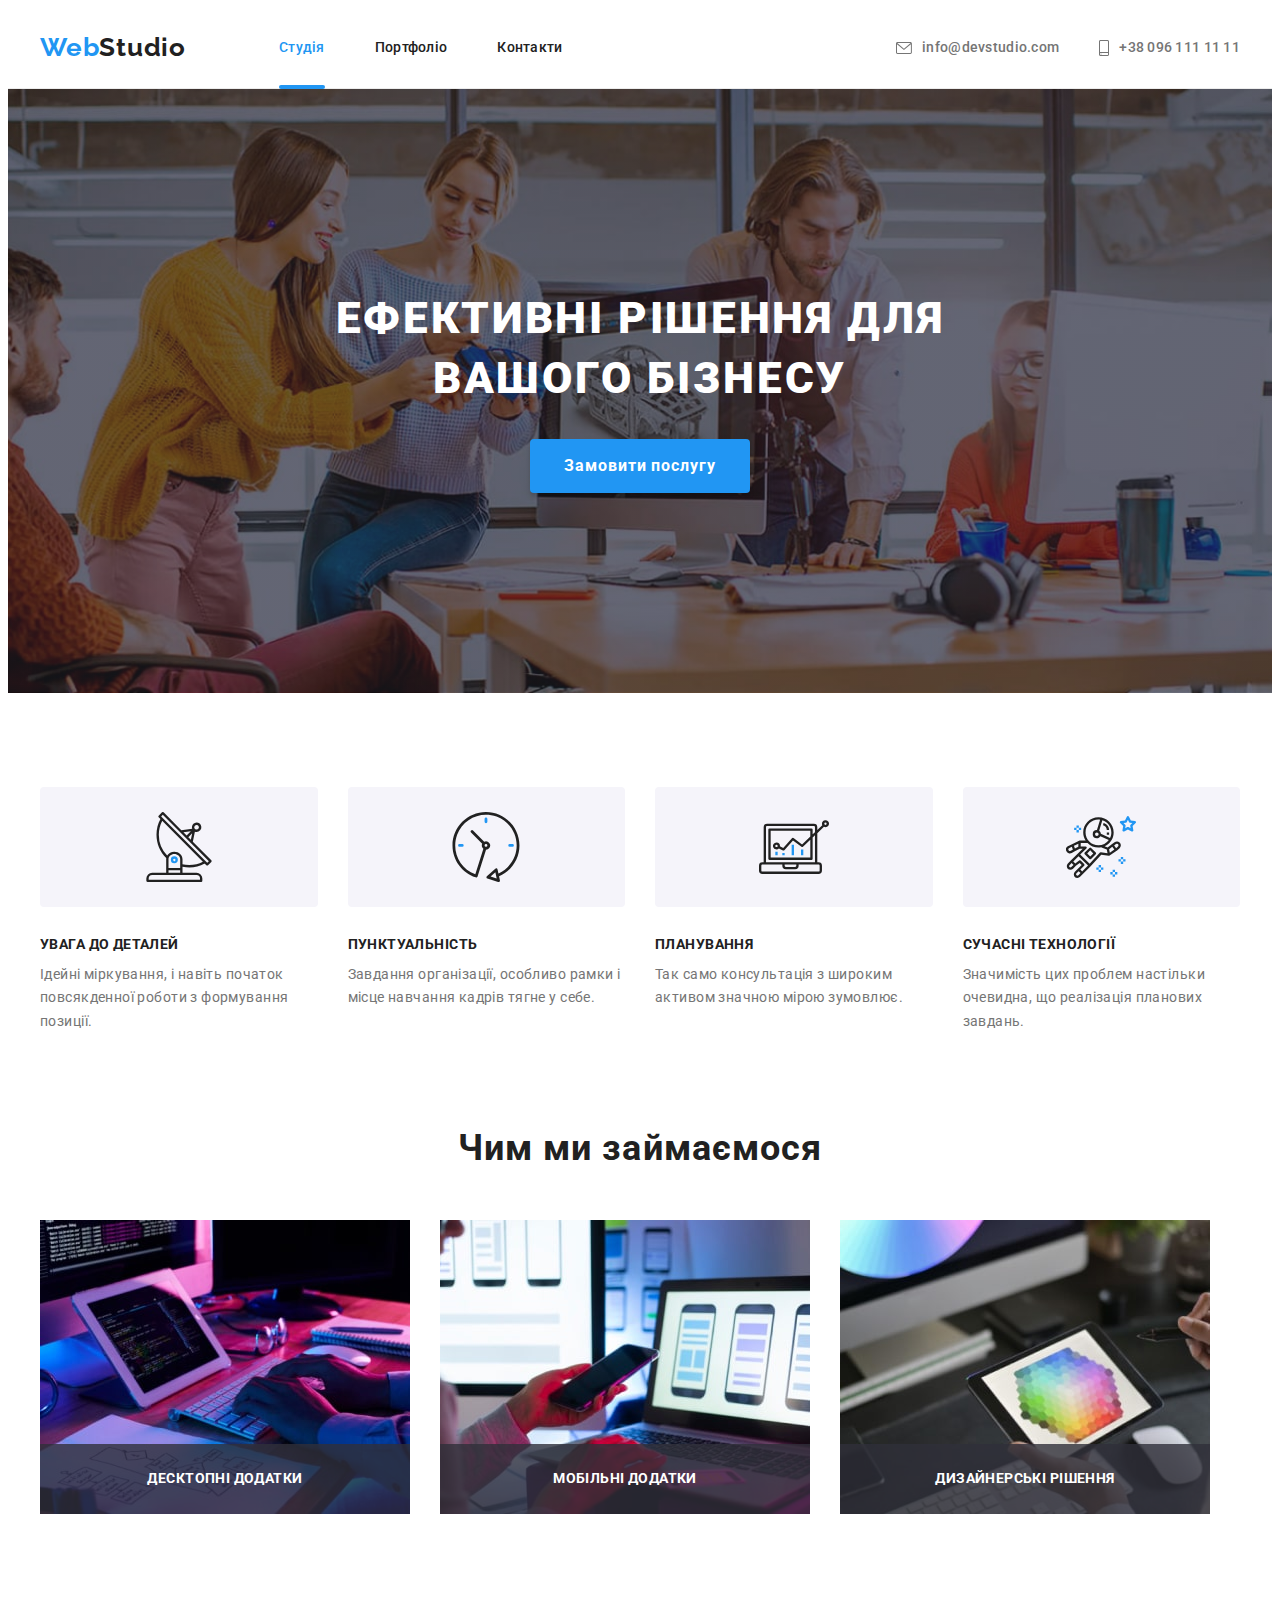
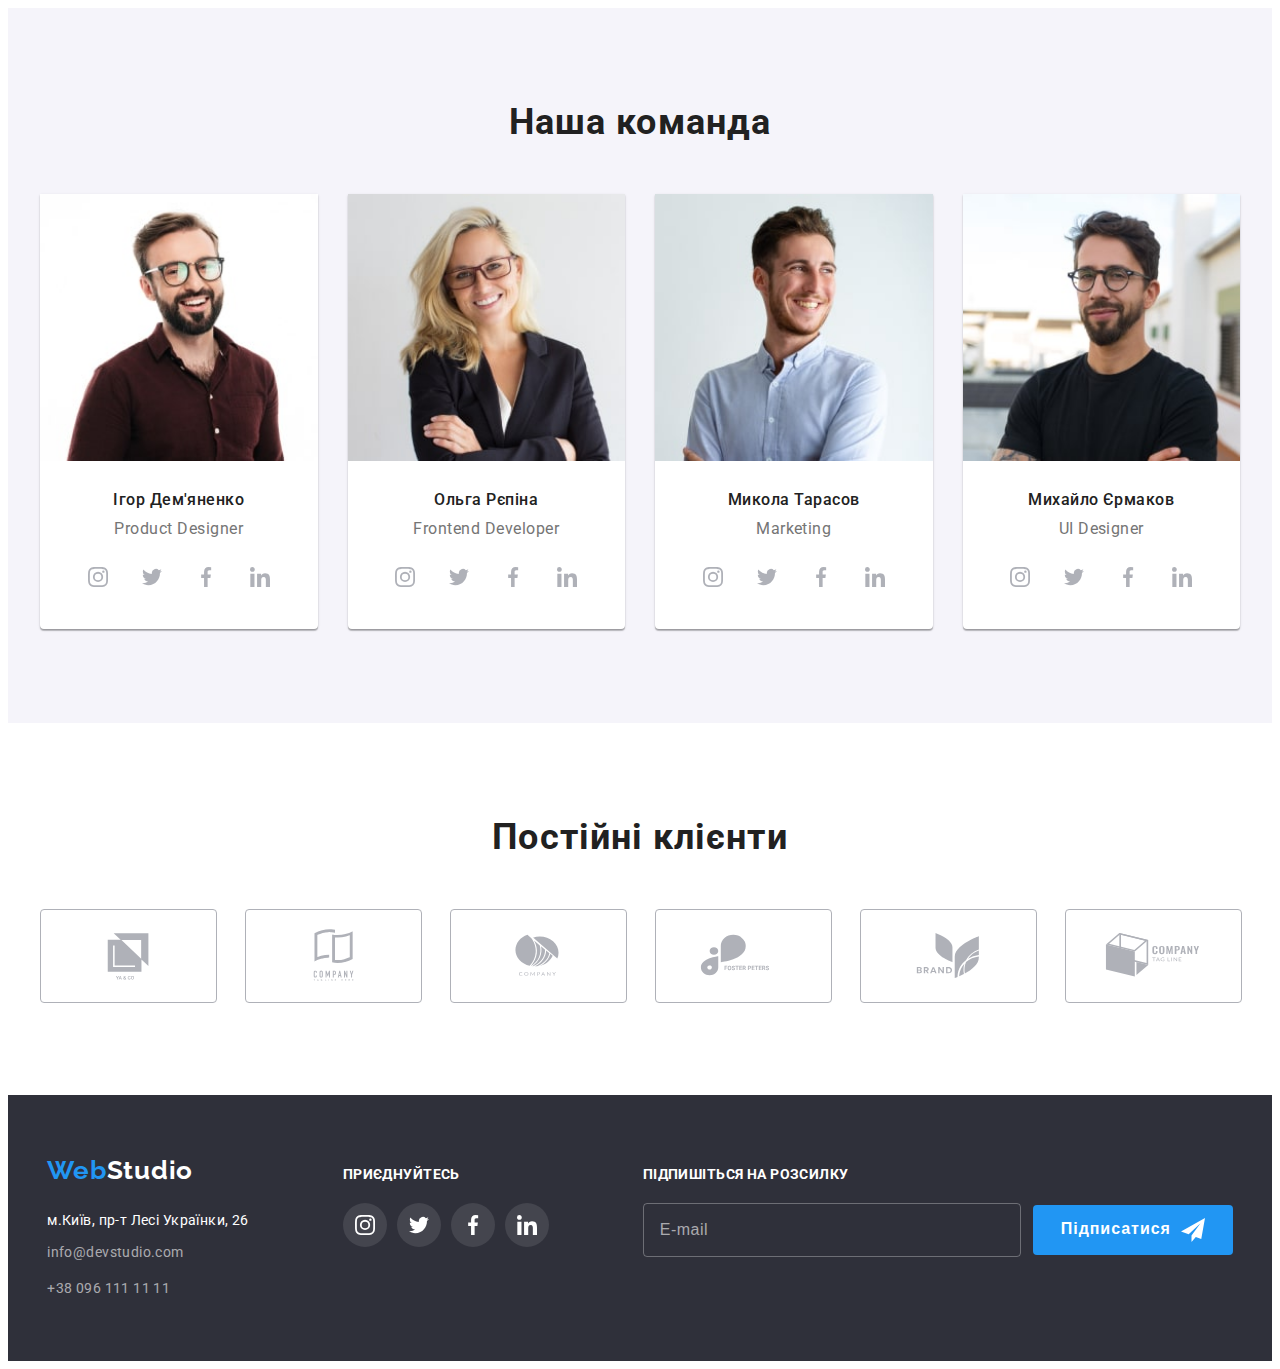
<file: index.html>
<!DOCTYPE html>
<html lang="uk">
  <head>
    <meta charset="UTF-8" />
    <meta http-equiv="X-UA-Compatible" content="IE=edge" />
    <meta name="viewport" content="width=device-width, initial-scale=1.0" />
    <title>studio</title>
    <link rel="preconnect" href="https://fonts.googleapis.com" />
    <link rel="preconnect" href="https://fonts.gstatic.com" crossorigin />
    <link
      href="https://fonts.googleapis.com/css2?family=Raleway:wght@700&family=Roboto:wght@400;500;700;900&display=swap"
      rel="stylesheet"
    />
    <link
      rel="stylesheet"
      href="https://cdnjs.cloudflare.com/ajax/libs/modern-normalize/1.1.0/modern-normalize.min.css"
      integrity="sha512-wpPYUAdjBVSE4KJnH1VR1HeZfpl1ub8YT/NKx4PuQ5NmX2tKuGu6U/JRp5y+Y8XG2tV+wKQpNHVUX03MfMFn9Q=="
      crossorigin="anonymous"
      referrerpolicy="no-referrer"
    />

    <link rel="stylesheet" href="./css/main.min.css" />
  </head>
  <body>
    <header class="heder">
      <!-- головна навігація -->
      <div class="container heder__container">
        <nav class="navigation">
          <a href="./index.html" class="navigation__title"
            ><span class="logo">Web</span>Studio</a
          >
          <ul class="menu list">
            <li class="menu__item">
              <a href="./index.html" class="menu__link current">Студія</a>
            </li>
            <li class="menu__item">
              <a href="./portfolio.html" class="menu__link">Портфоліо</a>
            </li>
            <li class="menu__item">
              <a href="" class="menu__link">Контакти</a>
            </li>
          </ul>
        </nav>
        <ul class="connect header__connect list">
          <li>
            <a href="mailto:info@devstudio.com" class="connect__link mail">
              <svg class="icon__mail">
                <use href="./images/icons.svg#envelope-hover-1"></use>
              </svg>
              info@devstudio.com
            </a>
          </li>
          <li>
            <a href="tel:+380961111111" class="connect__link tell">
              <svg class="icon__tell" width="10" height="16">
                <use href="./images/icons.svg#smartphone"></use>
              </svg>
              +38 096 111 11 11
            </a>
          </li>
        </ul>
        <button type="button" class="menu__open" data-menu-open>
          <svg class="icon-menu" width="24" height="16">
            <use href="./images/icons.svg#icon-mob-menu"></use>
          </svg>
        </button>
      </div>
      <div class="mob-menu is-hidden" data-menu>
        <div class="mob-menu__container">
          <div class="mob-menu__top">
            <button type="button" class="menu__close" data-menu-close>
              <svg class="icon-close-menu" width="18.67" height="18.67">
                <use href="./images/icons.svg#icon-close-mob-menu"></use>
              </svg>
            </button>

            <ul class="mob-menu__list list">
              <li class="mob-menu__item">
                <a href="./index.html" class="mob-menu__link current">Студія</a>
              </li>
              <li class="mob-menu__item">
                <a href="./portfolio.html" class="mob-menu__link">Портфоліо</a>
              </li>
              <li class="mob-menu__item">
                <a href="" class="mob-menu__link">Контакти</a>
              </li>
            </ul>
          </div>
          <div class="mob-menu__bottom">
            <ul class="mob-connect list">
              <li class="mob-connect__items">
                <a href="tel:+380961111111" class="mob-connect__tell">
                  +38 096 111 11 11
                </a>
              </li>
              <li>
                <a href="mailto:info@devstudio.com" class="mob-connect__mail">
                  info@devstudio.com
                </a>
              </li>
            </ul>
            <ul class="mob-soc__list list">
              <li class="mob-soc__items">
                <a
                  href=""
                  class="mob-soc__link link"
                  target="_blank"
                  rel="noopener"
                >
                  Instagram
                </a>
              </li>
              <li class="mob-soc__items">
                <a
                  href=""
                  class="mob-soc__link link"
                  target="_blank"
                  rel="noopener"
                >
                  Twitter
                </a>
              </li>
              <li class="mob-soc__items">
                <a
                  href=""
                  class="mob-soc__link link"
                  target="_blank"
                  rel="noopener"
                >
                  Facebook
                </a>
              </li>
              <li class="mob-soc__items">
                <a
                  href=""
                  class="mob-soc__link link"
                  target="_blank"
                  rel="noopener"
                >
                  LinkedIn
                </a>
              </li>
            </ul>
          </div>
        </div>
      </div>
    </header>
    <main>
      <!-- секція герой -->
      <section class="hero">
        <div class="container hero__container">
          <h1 class="hero__title">Ефективні рішення для вашого бізнесу</h1>
          <button
            type="button"
            name="Замовити послугу"
            class="hero__button"
            data-modal-open
          >
            Замовити послугу
          </button>
        </div>
      </section>
      <!-- секція особливості -->
      <section class="section features">
        <div class="container features__container">
          <h2 class="visually-hidden">Особливості</h2>
          <ul class="list features__list">
            <li class="features__item">
              <div class="wrapper features__wrapper">
                <svg class="features__icon" width="70" height="70">
                  <use href="./images/icons.svg#antenna-1"></use>
                </svg>
              </div>
              <h3 class="section-subtitle features__title">УВАГА ДО ДЕТАЛЕЙ</h3>
              <p class="features__text">
                Ідейні міркування, і навіть початок повсякденної роботи з
                формування позиції.
              </p>
            </li>
            <li class="features__item">
              <div class="wrapper features__wrapper">
                <svg class="features__icon" width="70" height="70">
                  <use href="./images/icons.svg#clock-1"></use>
                </svg>
              </div>
              <h3 class="section-subtitle features__title">ПУНКТУАЛЬНІСТЬ</h3>
              <p class="features__text">
                Завдання організації, особливо рамки і місце навчання кадрів
                тягне у себе.
              </p>
            </li>
            <li class="features__item">
              <div class="wrapper features__wrapper">
                <svg class="features__icon" width="70" height="70">
                  <use href="./images/icons.svg#diagram-1"></use>
                </svg>
              </div>
              <h3 class="section-subtitle features__title">ПЛАНУВАННЯ</h3>
              <p class="features__text">
                Так само консультація з широким активом значною мірою зумовлює.
              </p>
            </li>
            <li class="features__item">
              <div class="wrapper features__wrapper">
                <svg class="features__icon" width="70" height="70">
                  <use href="./images/icons.svg#astronaut-1"></use>
                </svg>
              </div>
              <h3 class="section-subtitle features__title">
                СУЧАСНІ ТЕХНОЛОГІЇ
              </h3>
              <p class="features__text">
                Значимість цих проблем настільки очевидна, що реалізація
                планових завдань.
              </p>
            </li>
          </ul>
        </div>
      </section>
      <!-- секція чим займаємось -->
      <section class="section picture">
        <div class="container">
          <h2 class="section-title picture__title">Чим ми займаємося</h2>
          <ul class="list picture-list">
            <li>
              <div class="picture-list__item">
                <picture>
                  <!-- desktop -->
                  <source
                    srcset="
                      ./images/desc_img/desktop-app_desk.jpg    1x,
                      ./images/desc_img/desktop-app_desk_2x.jpg 2x
                    "
                    media="(min-width: 1200px)"
                  />
                  <img
                    src="./images/desc_img/desktop-app_desk.jpg"
                    alt="десктопні додатки"
                    width="370"
                    height="294"
                  />
                </picture>
                <p class="picture-list__text">Десктопні додатки</p>
              </div>
            </li>
            <li>
              <div class="picture-list__item">
                <picture>
                  <!-- desktop -->
                  <source
                    srcset="
                      ./images/desc_img/mobile-app_desk.jpg    1x,
                      ./images/desc_img/mobile-app_desk_2x.jpg 2x
                    "
                    media="(min-width: 1200px)"
                  />
                <img
                  src="./images/desc_img/mobile-app_desk.jpg"
                  alt="мобільні додатки"
                  width="370"
                  height="294"
                />
                </picture>
                <p class="picture-list__text">Мобільні додатки</p>
              </div>
            </li>
            <li>
              <div class="picture-list__item">
                <picture>
                  <!-- desktop -->
                  <source
                    srcset="
                      ./images/desc_img/design_desk.jpg    1x,
                      ./images/desc_img/design_desk_2x.jpg 2x
                    "
                    media="(min-width: 1200px)"
                  />
                <img
                  src="./images/desc_img/design_desk.jpg"
                  alt="дизайнерські рішення"
                  width="370"
                  height="294"
                />
                </picture>
                <p class="picture-list__text">Дизайнерські рішення</p>
              </div>
            </li>
          </ul>
        </div>
      </section>
      <!-- секція наша команда -->
      <section class="section people-list">
        <div class="container">
          <h2 class="section-title people-list__title">Наша команда</h2>
          <ul class="list people__items">
            <li class="people__card">
              <picture>
                <!-- desktop -->
                <source
                  srcset="
                    ./images/desc_img/igor_desk.jpg    1x,
                    ./images/desc_img/igor_desk_2x.jpg 2x
                  "
                  media="(min-width: 1200px)"
                />
                <!-- tablet -->
                <source
                  srcset="
                    ./images/tab_img/igor_tab.jpg    1x,
                    ./images/tab_img/igor_tab_2x.jpg 2x
                  "
                  media="(min-width: 768px)"
                />
                <!-- mobile -->
                <source
                  srcset="
                    ./images/mob_img/igor_mob.jpg    1x,
                    ./images/mob_img/igor_mob_2x.jpg 2x
                  "
                  media="(min-width: 320px)"
                />
                <img
                  src="./images/desc_img/igor_desk.jpg"
                  alt="Ігор"
                  width="450"
                  height="260"
                />
              </picture>

              <div class="people__wrap">
                <h3 class="people__name">Ігор Дем'яненко</h3>
                <p class="people__subtitle">Product Designer</p>
                <ul class="soc-list list">
                  <li class="soc-list__items">
                    <a
                      href=""
                      class="soc-list__link link"
                      target="_blank"
                      rel="noopener"
                    >
                      <svg class="soc-list__icon" width="20" height="20">
                        <use href="./images/icons.svg#instagram-2"></use>
                      </svg>
                    </a>
                  </li>
                  <li class="soc-list__items">
                    <a
                      href=""
                      class="soc-list__link link"
                      target="_blank"
                      rel="noopener"
                    >
                      <svg class="soc-list__icon" width="20" height="20">
                        <use href="./images/icons.svg#twitter-1"></use>
                      </svg>
                    </a>
                  </li>
                  <li class="soc-list__items">
                    <a
                      href=""
                      class="soc-list__link link"
                      target="_blank"
                      rel="noopener"
                    >
                      <svg class="soc-list__icon" width="20" height="20">
                        <use href="./images/icons.svg#facebook-1"></use>
                      </svg>
                    </a>
                  </li>
                  <li class="soc-list__items">
                    <a
                      href=""
                      class="soc-list__link link"
                      target="_blank"
                      rel="noopener"
                    >
                      <svg class="soc-list__icon" width="20" height="20">
                        <use href="./images/icons.svg#linkedin-1"></use>
                      </svg>
                    </a>
                  </li>
                </ul>
              </div>
            </li>
            <li class="people__card">
              <picture>
                <!-- desktop -->
                <source
                  srcset="
                    ./images/desc_img/olga_desk.jpg    1x,
                    ./images/desc_img/olga_desk_2x.jpg 2x
                  "
                  media="(min-width: 1200px)"
                />
                <!-- tablet -->
                <source
                  srcset="
                    ./images/tab_img/olga_tab.jpg    1x,
                    ./images/tab_img/olga_tab_2x.jpg 2x
                  "
                  media="(min-width: 768px)"
                />
                <!-- mobile -->
                <source
                  srcset="
                    ./images/mob_img/olga_mob.jpg    1x,
                    ./images/mob_img/olga_mob_2x.jpg 2x
                  "
                  media="(min-width: 320px)"
                />
                <img
                  src="./images/desc_img/olga_desk.jpg"
                  alt="Ольга Рєпіна"
                  width="450"
                  height="260"
                />
              </picture>
              <div class="people__wrap">
                <h3 class="people__name">Ольга Рєпіна</h3>
                <p class="people__subtitle">Frontend Developer</p>
                <ul class="soc-list list">
                  <li class="soc-list__items">
                    <a
                      href=""
                      class="soc-list__link link"
                      target="_blank"
                      rel="noopener"
                    >
                      <svg class="soc-list__icon" width="20" height="20">
                        <use href="./images/icons.svg#instagram-2"></use>
                      </svg>
                    </a>
                  </li>
                  <li class="soc-list__items">
                    <a
                      href=""
                      class="soc-list__link link"
                      target="_blank"
                      rel="noopener"
                    >
                      <svg class="soc-list__icon" width="20" height="20">
                        <use href="./images/icons.svg#twitter-1"></use>
                      </svg>
                    </a>
                  </li>
                  <li class="soc-list__items">
                    <a
                      href=""
                      class="soc-list__link link"
                      target="_blank"
                      rel="noopener"
                    >
                      <svg class="soc-list__icon" width="20" height="20">
                        <use href="./images/icons.svg#facebook-1"></use>
                      </svg>
                    </a>
                  </li>
                  <li class="soc-list__items">
                    <a
                      href=""
                      class="soc-list__link link"
                      target="_blank"
                      rel="noopener"
                    >
                      <svg class="soc-list__icon" width="20" height="20">
                        <use href="./images/icons.svg#linkedin-1"></use>
                      </svg>
                    </a>
                  </li>
                </ul>
              </div>
            </li>
            <li class="people__card">
              <picture>
                <!-- desktop -->
                <source
                  srcset="
                    ./images/desc_img/nicholay_desk.jpg    1x,
                    ./images/desc_img/nicholay_desk_2x.jpg 2x
                  "
                  media="(min-width: 1200px)"
                />
                <!-- tablet -->
                <source
                  srcset="
                    ./images/tab_img/nicholay_tab.jpg    1x,
                    ./images/tab_img/nicholay_tab_2x.jpg 2x
                  "
                  media="(min-width: 768px)"
                />
                <!-- mobile -->
                <source
                  srcset="
                    ./images/mob_img/nicholay_mob.jpg    1x,
                    ./images/mob_img/nicholay_mob_2x.jpg 2x
                  "
                  media="(min-width: 320px)"
                />
                <img
                  src="./images/desc_img/nicholay_desk.jpg"
                  alt="Микола Тарасов"
                  width="450"
                  height="260"
                />
              </picture>
              <div class="people__wrap">
                <h3 class="people__name">Микола Тарасов</h3>
                <p class="people__subtitle">Marketing</p>
                <ul class="soc-list list">
                  <li class="soc-list__items">
                    <a
                      href=""
                      class="soc-list__link link"
                      target="_blank"
                      rel="noopener"
                    >
                      <svg class="soc-list__icon" width="20" height="20">
                        <use href="./images/icons.svg#instagram-2"></use>
                      </svg>
                    </a>
                  </li>
                  <li class="soc-list__items">
                    <a
                      href=""
                      class="soc-list__link link"
                      target="_blank"
                      rel="noopener"
                    >
                      <svg class="soc-list__icon" width="20" height="20">
                        <use href="./images/icons.svg#twitter-1"></use>
                      </svg>
                    </a>
                  </li>
                  <li class="soc-list__items">
                    <a
                      href=""
                      class="soc-list__link link"
                      target="_blank"
                      rel="noopener"
                    >
                      <svg class="soc-list__icon" width="20" height="20">
                        <use href="./images/icons.svg#facebook-1"></use>
                      </svg>
                    </a>
                  </li>
                  <li class="soc-list__items">
                    <a
                      href=""
                      class="soc-list__link link"
                      target="_blank"
                      rel="noopener"
                    >
                      <svg class="soc-list__icon" width="20" height="20">
                        <use href="./images/icons.svg#linkedin-1"></use>
                      </svg>
                    </a>
                  </li>
                </ul>
              </div>
            </li>
            <li class="people__card">
              <picture>
                <!-- desktop -->
                <source
                  srcset="
                    ./images/desc_img/mykhail_desk.jpg    1x,
                    ./images/desc_img/mykhail_desk_2x.jpg 2x
                  "
                  media="(min-width: 1200px)"
                />
                <!-- tablet -->
                <source
                  srcset="
                    ./images/tab_img/mykhail_tab.jpg    1x,
                    ./images/tab_img/mykhail_tab_2x.jpg 2x
                  "
                  media="(min-width: 768px)"
                />
                <!-- mobile -->
                <source
                  srcset="
                    ./images/mob_img/mykhail_mob.jpg    1x,
                    ./images/mob_img/mykhail_mob_2x.jpg 2x
                  "
                  media="(min-width: 320px)"
                />
                <img
                  src="./images/desc_img/mykhail_desk.jpg"
                  alt="Михайло Єрмаков"
                  width="450"
                  height="260"
                />
              </picture>
              <div class="people__wrap">
                <h3 class="people__name">Михайло Єрмаков</h3>
                <p class="people__subtitle">UI Designer</p>
                <ul class="soc-list list">
                  <li class="soc-list__items">
                    <a
                      href=""
                      class="soc-list__link link"
                      target="_blank"
                      rel="noopener"
                    >
                      <svg class="soc-list__icon" width="20" height="20">
                        <use href="./images/icons.svg#instagram-2"></use>
                      </svg>
                    </a>
                  </li>
                  <li class="soc-list__items">
                    <a
                      href=""
                      class="soc-list__link link"
                      target="_blank"
                      rel="noopener"
                    >
                      <svg class="soc-list__icon" width="20" height="20">
                        <use href="./images/icons.svg#twitter-1"></use>
                      </svg>
                    </a>
                  </li>
                  <li class="soc-list__items">
                    <a
                      href=""
                      class="soc-list__link link"
                      target="_blank"
                      rel="noopener"
                    >
                      <svg class="soc-list__icon" width="20" height="20">
                        <use href="./images/icons.svg#facebook-1"></use>
                      </svg>
                    </a>
                  </li>
                  <li class="soc-list__items">
                    <a
                      href=""
                      class="soc-list__link link"
                      target="_blank"
                      rel="noopener"
                    >
                      <svg class="soc-list__icon" width="20" height="20">
                        <use href="./images/icons.svg#linkedin-1"></use>
                      </svg>
                    </a>
                  </li>
                </ul>
              </div>
            </li>
          </ul>
        </div>
      </section>
      <!-- секція наші клієнти -->
      <section class="section pic">
        <div class="container pic__wrap">
          <h2 class="section-title pic__title">Постійні клієнти</h2>
          <ul class="pic__list list">
            <li class="pic__item">
              <a href="" class="pic__link link" target="_blank" rel="noopener">
                <svg class="pic__icon" width="106" height="60">
                  <use href="./images/icons.svg#Logo-1"></use>
                </svg>
              </a>
            </li>
            <li class="pic__item">
              <a href="" class="pic__link link" target="_blank" rel="noopener">
                <svg class="pic__icon" width="106" height="60">
                  <use href="./images/icons.svg#Logo-2"></use>
                </svg>
              </a>
            </li>
            <li class="pic__item">
              <a href="" class="pic__link link" target="_blank" rel="noopener">
                <svg class="pic__icon" width="106" height="60">
                  <use href="./images/icons.svg#Logo-3"></use>
                </svg>
              </a>
            </li>
            <li class="pic__item">
              <a href="" class="pic__link link" target="_blank" rel="noopener">
                <svg class="pic__icon" width="106" height="60">
                  <use href="./images/icons.svg#Logo-4"></use>
                </svg>
              </a>
            </li>
            <li class="pic__item">
              <a href="" class="pic__link link" target="_blank" rel="noopener">
                <svg class="pic__icon" width="106" height="60">
                  <use href="./images/icons.svg#Logo-5"></use>
                </svg>
              </a>
            </li>
            <li class="pic__item">
              <a href="" class="pic__link link" target="_blank" rel="noopener">
                <svg class="pic__icon" width="106" height="60">
                  <use href="./images/icons.svg#Logo-6"></use>
                </svg>
              </a>
            </li>
          </ul>
        </div>
      </section>
    </main>
    <!-- підвал -->
    <footer class="footer">
      <div class="container footer__group">
        <div class="footer__wrap wrapper">
          <a href="./index.html" class="footer__title"
            ><span class="logo">Web</span>Studio</a
          >
          <address class="address">
            <p class="address__maps">м.Київ, пр-т Лесі Українки, 26</p>
            <ul class="address__list list">
              <li class="address__mail">
                <a href="mailto:info@devstudio.com" class="address__link"
                  >info@devstudio.com</a
                >
              </li>
              <li>
                <a href="tel:+380961111111" class="address__link"
                  >+38 096 111 11 11</a
                >
              </li>
            </ul>
          </address>
        </div>
        <div class="social__group ">
          <h3 class="social__title">приєднуйтесь</h3>
          <ul class="social__list list">
            <li class="social__items">
              <a
                href=""
                class="social__link link"
                target="_blank"
                rel="noopener"
              >
                <svg class="social__icon" width="20" height="20">
                  <use href="./images/icons.svg#instagram-2"></use>
                </svg>
              </a>
            </li>
            <li class="social__items">
              <a
                href=""
                class="social__link link"
                target="_blank"
                rel="noopener"
              >
                <svg class="social__icon" width="20" height="20">
                  <use href="./images/icons.svg#twitter-1"></use>
                </svg>
              </a>
            </li>
            <li class="social__items">
              <a
                href=""
                class="social__link link"
                target="_blank"
                rel="noopener"
              >
                <svg class="social__icon" width="20" height="20">
                  <use href="./images/icons.svg#facebook-1"></use>
                </svg>
              </a>
            </li>
            <li class="social__items">
              <a
                href=""
                class="social__link link"
                target="_blank"
                rel="noopener"
              >
                <svg class="social__icon" width="20" height="20">
                  <use href="./images/icons.svg#linkedin-1"></use>
                </svg>
              </a>
            </li>
          </ul>
        </div>
        <div class="subscription ">
          <p class="subscription__title">Підпишіться на розсилку</p>
          <form class="subscription__form wrapper">
            <label>
              <input
                type="email"
                name="subscription-email"
                id="subscription-email"
                class="subscription__email"
                placeholder="E-mail"
                required
              />
            </label>
            <button type="submit" class="subscription__btn">
              Підписатися
              <svg class="subscription__icon" width="24" height="24">
                <use href="./images/icons.svg#icon-send-1"></use>
              </svg>
            </button>
          </form>
        </div>
      </div>
    </footer>
    <div class="backdrop is-hidden" data-modal>
      <div class="modal">
        <button type="button" class="button__closed" data-modal-close>
          <svg class="button__icon" width="14" height="14">
            <use href="./images/icons.svg#icon-closed"></use>
          </svg>
        </button>
        <p class="modal__title">Залиште свої дані, ми вам передзвонимо</p>
        <form class="modal__form">
          <label for="user-name" class="modal__label">Ім'я</label>
          <div class="modal__wrap">
            <input
              type="text"
              name="user-name"
              id="user-name"
              class="modal__input"
              required
            />
            <svg class="modal__icon" width="18" height="18">
              <use href="./images/icons.svg#person-black"></use>
            </svg>
          </div>

          <label for="user-tel" class="modal__label">Телефон</label>
          <div class="modal__wrap">
            <input
              type="tel"
              name="user-tel"
              id="user-tel"
              class="modal__input"
              required
            />
            <svg class="modal__icon" width="18" height="18">
              <use href="./images/icons.svg#phone-black"></use>
            </svg>
          </div>
          <label for="user-email" class="modal__label">Пошта</label>
          <div class="modal__wrap">
            <input
              type="email"
              name="user-email"
              id="user-email"
              class="modal__input"
            />
            <svg class="modal__icon" width="18" height="18">
              <use href="./images/icons.svg#email-black"></use>
            </svg>
          </div>
          <label for="comment" class="modal__label">Коментар</label>
          <textarea
            name="comment"
            id="comment"
            placeholder="Введіть текст"
            class="modal__comment"
          ></textarea>
          <div class="checkbox">
            <input
              type="checkbox"
              id="privacy"
              name="privacy"
              class="checkbox__style visually-hidden"
            />
            <label for="privacy" class="checkbox__text">
              <span class="checkbox__check">
                <svg class="icon-checkbox" width="16" height="15">
                  <use href="./images/icons.svg#icon-check"></use>
                </svg>
              </span>
              <span class="checkbox__text-agreement"
                >Погоджуюся з розсилкою та приймаю
                <a href="./" class="checkbox__link">Умови договору</a>
              </span>
            </label>
          </div>

          <button type="submit" class="button__submint">Відправити</button>
        </form>
      </div>
    </div>
    <script src="./js/modal.js"></script>
    <script src="./js/mob-menu.js"></script>
  </body>
</html>
</file>
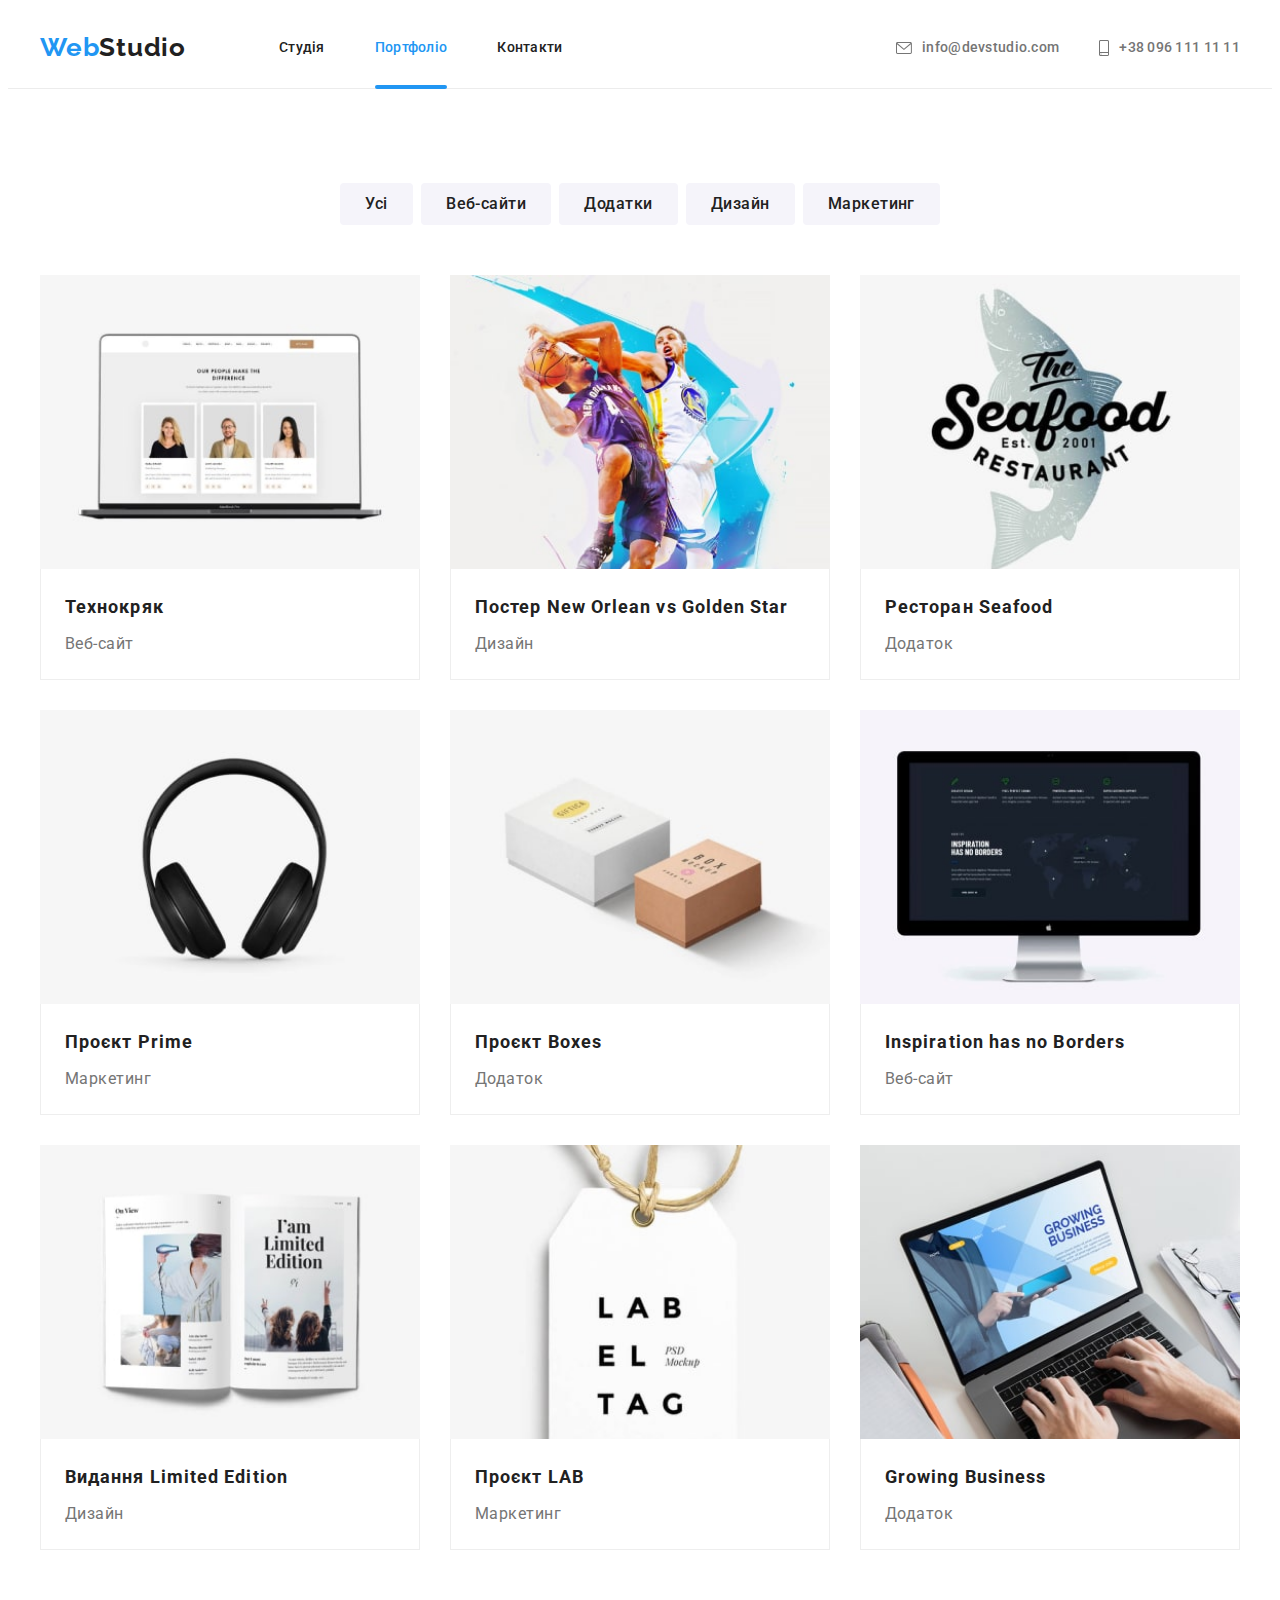
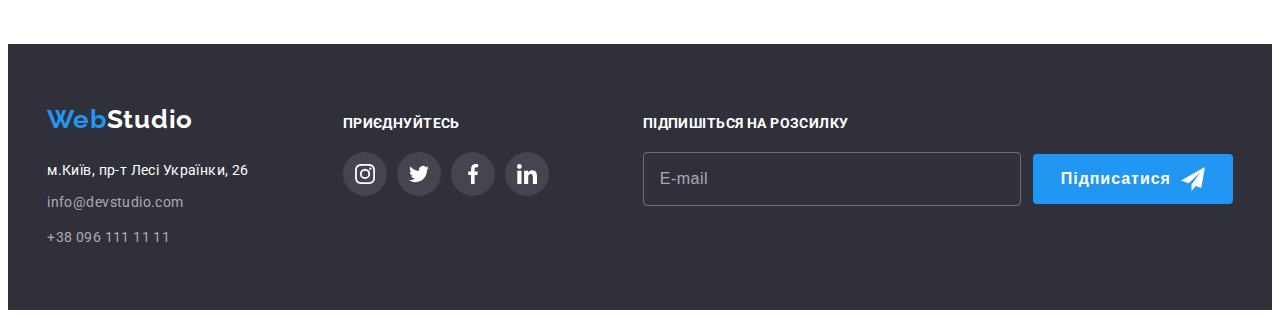
<file: portfolio.html>
<!DOCTYPE html>
<html lang="uk">
  <head>
    <meta charset="UTF-8" />
    <meta http-equiv="X-UA-Compatible" content="IE=edge" />
    <meta name="viewport" content="width=device-width, initial-scale=1.0" />
    <title>portfolio</title>
    <link rel="preconnect" href="https://fonts.googleapis.com" />
    <link rel="preconnect" href="https://fonts.gstatic.com" crossorigin />
    <link
      href="https://fonts.googleapis.com/css2?family=Raleway:wght@700&family=Roboto:wght@400;500;700;900&display=swap"
      rel="stylesheet"
    />
    <link
      rel="stylesheet"
      href="https://cdnjs.cloudflare.com/ajax/libs/modern-normalize/1.1.0/modern-normalize.min.css"
      integrity="sha512-wpPYUAdjBVSE4KJnH1VR1HeZfpl1ub8YT/NKx4PuQ5NmX2tKuGu6U/JRp5y+Y8XG2tV+wKQpNHVUX03MfMFn9Q=="
      crossorigin="anonymous"
      referrerpolicy="no-referrer"
    />
    <link rel="stylesheet" href="./css/main.min.css" />
  </head>
  <body>
    <header class="heder">
      <!-- головна навігація -->
      <div class="container heder__container">
        <nav class="navigation">
          <a href="./index.html" class="navigation__title"
            ><span class="logo">Web</span>Studio</a
          >
          <ul class="menu list">
            <li class="menu__item">
              <a href="./index.html" class="menu__link">Студія</a>
            </li>
            <li class="menu__item">
              <a href="./portfolio.html" class="menu__link current"
                >Портфоліо</a
              >
            </li>
            <li class="menu__item">
              <a href="" class="menu__link">Контакти</a>
            </li>
          </ul>
        </nav>
        <ul class="connect header__connect list">
          <li>
            <a href="mailto:info@devstudio.com" class="connect__link">
              <svg class="icon__mail" >
                <use href="./images/icons.svg#envelope-hover-1"></use>
              </svg>
              info@devstudio.com
            </a>
          </li>
          <li>
            <a href="tel:+380961111111" class="connect__link">
              <svg class="icon__tell">
                <use href="./images/icons.svg#smartphone"></use>
              </svg>
              +38 096 111 11 11
            </a>
          </li>
        </ul>
        <button type="button" class="menu__open" data-menu-open>
          <svg class="icon-menu" width="24" height="16">
            <use href="./images/icons.svg#icon-mob-menu"></use>
          </svg>
        </button>
      </div>
      <div class="mob-menu is-hidden" data-menu>
        <div class="mob-menu__container">
          <div class="mob-menu__top">
            <button type="button" class="menu__close" data-menu-close>
              <svg class="icon-close-menu" width="18.67" height="18.67">
                <use href="./images/icons.svg#icon-close-mob-menu"></use>
              </svg>
            </button>

            <ul class="mob-menu__list list">
              <li class="mob-menu__item">
                <a href="./index.html" class="mob-menu__link current">Студія</a>
              </li>
              <li class="mob-menu__item">
                <a href="./portfolio.html" class="mob-menu__link">Портфоліо</a>
              </li>
              <li class="mob-menu__item">
                <a href="" class="mob-menu__link">Контакти</a>
              </li>
            </ul>
          </div>
          <div class="mob-menu__bottom">
            <ul class="mob-connect list">
              <li class="mob-connect__items">
                <a href="tel:+380961111111" class="mob-connect__tell">
                  +38 096 111 11 11
                </a>
              </li>
              <li>
                <a href="mailto:info@devstudio.com" class="mob-connect__mail">
                  info@devstudio.com
                </a>
              </li>
            </ul>
            <ul class="mob-soc__list list">
              <li class="mob-soc__items">
                <a
                  href=""
                  class="mob-soc__link link"
                  target="_blank"
                  rel="noopener"
                >
                  Instagram
                </a>
              </li>
              <li class="mob-soc__items">
                <a
                  href=""
                  class="mob-soc__link link"
                  target="_blank"
                  rel="noopener"
                >
                  Twitter
                </a>
              </li>
              <li class="mob-soc__items">
                <a
                  href=""
                  class="mob-soc__link link"
                  target="_blank"
                  rel="noopener"
                >
                  Facebook
                </a>
              </li>
              <li class="mob-soc__items">
                <a
                  href=""
                  class="mob-soc__link link"
                  target="_blank"
                  rel="noopener"
                >
                  LinkedIn
                </a>
              </li>
            </ul>
          </div>
        </div>
      </div>
    </header>
    <main>
      <!-- секція фільтру портфоліо-->
      <section class="section">
        <div class="container">
          <h1 class="visually-hidden">Портфоліо</h1>
          <ul class="list filter">
            <li>
              <button type="button" name="Усі" class="filter__btn">Усі</button>
            </li>
            <li>
              <button type="button" name="Веб-сайти" class="filter__btn">
                Веб-сайти
              </button>
            </li>
            <li>
              <button type="button" name="Додатки" class="filter__btn">
                Додатки
              </button>
            </li>
            <li>
              <button type="button" name="Дизайн" class="filter__btn">
                Дизайн
              </button>
            </li>
            <li>
              <button type="button" name="Маркетинг" class="filter__btn">
                Маркетинг
              </button>
            </li>
          </ul>
          <!-- проекти -->
          <ul class="list gallery-list">
            <li class="gallary-list__item">
              <a href="" class="gallery-list__link">
                <div class="gallery-list__wrap">
                  <picture>
                    <!-- desktop -->
                    <source
                      srcset="
                        ./images/portfolio_desk/img_desk1.jpg    1x,
                        ./images/portfolio_desk/img_desk1_2x.jpg 2x
                      "
                      media="(min-width: 1200px)"
                    />
                    <!-- tablet -->
                    <source
                      srcset="
                        ./images/portfolio_tab/img_tab1.jpg    1x,
                        ./images/portfolio_tab/img_tab1_2x.jpg 2x
                      "
                      media="(min-width: 768px)"
                    />
                    <!-- mobile -->
                    <source
                      srcset="
                        ./images/portfolio_mob/img_mob1.jpg    1x,
                        ./images/portfolio_mob/img_mob1_2x.jpg 2x
                      "
                      media="(min-width: 320px)"
                    />
                    <img
                      src="./images/portfolio_desk/img_desk1.jpg"
                      alt="ноутбук"
                      width="450"
                      height="294"
                    />
                  </picture>
                  <p class="gallery-list__text">
                    Ресурс пропонує комплексні пропозиції з різним рівнем
                    функціоналу та сервісів. Все це дозволить відвідувачу
                    отримати вичерпні відомості про компанію чи приватну особу.
                  </p>
                </div>
                <div class="gallery-list__footer">
                  <h2 class="gallery-list__title">Технокряк</h2>
                  <p class="gallery-list__subtitle">Веб-сайт</p>
                </div>
              </a>
            </li>
            <li class="gallary-list__item">
              <a href="" class="gallery-list__link">
                <div class="gallery-list__wrap">
                  <picture>
                    <!-- desktop -->
                    <source
                      srcset="
                        ./images/portfolio_desk/img_desk2.jpg    1x,
                        ./images/portfolio_desk/img_desk2_2x.jpg 2x
                      "
                      media="(min-width: 1200px)"
                    />
                    <!-- tablet -->
                    <source
                      srcset="
                        ./images/portfolio_tab/img_tab2.jpg    1x,
                        ./images/portfolio_tab/img_tab2_2x.jpg 2x
                      "
                      media="(min-width: 768px)"
                    />
                    <!-- mobile -->
                    <source
                      srcset="
                        ./images/portfolio_mob/img_mob2.jpg    1x,
                        ./images/portfolio_mob/img_mob2_2x.jpg 2x
                      "
                      media="(min-width: 320px)"
                    />
                    <img
                      src="./images/portfolio_desk/img_desk2.jpg"
                      alt="баскетбол"
                      width="450"
                      height="294"
                    />
                  </picture>
                  <p class="gallery-list__text">
                    Ресурс пропонує комплексні пропозиції з різним рівнем
                    функціоналу та сервісів. Все це дозволить відвідувачу
                    отримати вичерпні відомості про компанію чи приватну особу.
                  </p>
                </div>
                <div class="gallery-list__footer">
                  <h2 class="gallery-list__title">
                    Постер New Orlean vs Golden Star
                  </h2>
                  <p class="gallery-list__subtitle">Дизайн</p>
                </div>
              </a>
            </li>
            <li class="gallary-list__item">
              <a href="" class="gallery-list__link">
                <div class="gallery-list__wrap">
                  <picture>
                    <!-- desktop -->
                    <source
                      srcset="
                        ./images/portfolio_desk/img_desk3.jpg    1x,
                        ./images/portfolio_desk/img_desk3_2x.jpg 2x
                      "
                      media="(min-width: 1200px)"
                    />
                    <!-- tablet -->
                    <source
                      srcset="
                        ./images/portfolio_tab/img_tab3.jpg    1x,
                        ./images/portfolio_tab/img_tab3_2x.jpg 2x
                      "
                      media="(min-width: 768px)"
                    />
                    <!-- mobile -->
                    <source
                      srcset="
                        ./images/portfolio_mob/img_mob3.jpg    1x,
                        ./images/portfolio_mob/img_mob3_2x.jpg 2x
                      "
                      media="(min-width: 320px)"
                    />
                    <img
                      src="./images/portfolio_desk/img_desk3.jpg"
                      alt="логотип ресторану"
                      width="450"
                      height="294"
                    />
                  </picture>
                  <p class="gallery-list__text">
                    Ресурс пропонує комплексні пропозиції з різним рівнем
                    функціоналу та сервісів. Все це дозволить відвідувачу
                    отримати вичерпні відомості про компанію чи приватну особу.
                  </p>
                </div>
                <div class="gallery-list__footer">
                  <h2 class="gallery-list__title">Ресторан Seafood</h2>
                  <p class="gallery-list__subtitle">Додаток</p>
                </div>
              </a>
            </li>
            <li class="gallary-list__item">
              <a href="" class="gallery-list__link">
                <div class="gallery-list__wrap">
                  <picture>
                    <!-- desktop -->
                    <source
                      srcset="
                        ./images/portfolio_desk/img_desk4.jpg    1x,
                        ./images/portfolio_desk/img_desk4_2x.jpg 2x
                      "
                      media="(min-width: 1200px)"
                    />
                    <!-- tablet -->
                    <source
                      srcset="
                        ./images/portfolio_tab/img_tab4.jpg    1x,
                        ./images/portfolio_tab/img_tab4_2x.jpg 2x
                      "
                      media="(min-width: 768px)"
                    />
                    <!-- mobile -->
                    <source
                      srcset="
                        ./images/portfolio_mob/img_mob4.jpg    1x,
                        ./images/portfolio_mob/img_mob4_2x.jpg 2x
                      "
                      media="(min-width: 320px)"
                    />
                    <img
                      src="./images/portfolio_desk/img_desk4.jpg"
                      alt="навушники"
                      width="450"
                      height="294"
                    />
                  </picture>
                  <p class="gallery-list__text">
                    Ресурс пропонує комплексні пропозиції з різним рівнем
                    функціоналу та сервісів. Все це дозволить відвідувачу
                    отримати вичерпні відомості про компанію чи приватну особу.
                  </p>
                </div>
                <div class="gallery-list__footer">
                  <h2 class="gallery-list__title">Проєкт Prime</h2>
                  <p class="gallery-list__subtitle">Маркетинг</p>
                </div>
              </a>
            </li>
            <li class="gallary-list__item">
              <a href="" class="gallery-list__link">
                <div class="gallery-list__wrap">
                  <picture>
                    <!-- desktop -->
                    <source
                      srcset="
                        ./images/portfolio_desk/img_desk5.jpg    1x,
                        ./images/portfolio_desk/img_desk5_2x.jpg 2x
                      "
                      media="(min-width: 1200px)"
                    />
                    <!-- tablet -->
                    <source
                      srcset="
                        ./images/portfolio_tab/img_tab5.jpg    1x,
                        ./images/portfolio_tab/img_tab5_2x.jpg 2x
                      "
                      media="(min-width: 768px)"
                    />
                    <!-- mobile -->
                    <source
                      srcset="
                        ./images/portfolio_mob/img_mob5.jpg    1x,
                        ./images/portfolio_mob/img_mob5_2x.jpg 2x
                      "
                      media="(min-width: 320px)"
                    />
                    <img
                      src="./images/portfolio_desk/img_desk5.jpg"
                      alt="коробки"
                      width="450"
                      height="294"
                    />
                  </picture>
                                   <p class="gallery-list__text">
                    Ресурс пропонує комплексні пропозиції з різним рівнем
                    функціоналу та сервісів. Все це дозволить відвідувачу
                    отримати вичерпні відомості про компанію чи приватну особу.
                  </p>
                </div>
                <div class="gallery-list__footer">
                  <h2 class="gallery-list__title">Проєкт Boxes</h2>
                  <p class="gallery-list__subtitle">Додаток</p>
                </div>
              </a>
            </li>
            <li class="gallary-list__item">
              <a href="" class="gallery-list__link">
                <div class="gallery-list__wrap">
                  <picture>
                    <!-- desktop -->
                    <source
                      srcset="
                        ./images/portfolio_desk/img_desk6.jpg    1x,
                        ./images/portfolio_desk/img_desk6_2x.jpg 2x
                      "
                      media="(min-width: 1200px)"
                    />
                    <!-- tablet -->
                    <source
                      srcset="
                        ./images/portfolio_tab/img_tab6.jpg    1x,
                        ./images/portfolio_tab/img_tab6_2x.jpg 2x
                      "
                      media="(min-width: 768px)"
                    />
                    <!-- mobile -->
                    <source
                      srcset="
                        ./images/portfolio_mob/img_mob6.jpg    1x,
                        ./images/portfolio_mob/img_mob6_2x.jpg 2x
                      "
                      media="(min-width: 320px)"
                    />
                    <img
                      src="./images/portfolio_desk/img_desk6.jpg"
                      alt="монітор"
                      width="450"
                      height="294"
                    />
                  </picture>
                                   <p class="gallery-list__text">
                    Ресурс пропонує комплексні пропозиції з різним рівнем
                    функціоналу та сервісів. Все це дозволить відвідувачу
                    отримати вичерпні відомості про компанію чи приватну особу.
                  </p>
                </div>
                <div class="gallery-list__footer">
                  <h2 class="gallery-list__title">
                    Inspiration has no Borders
                  </h2>
                  <p class="gallery-list__subtitle">Веб-сайт</p>
                </div>
              </a>
            </li>
            <li class="gallary-list__item">
              <a href="" class="gallery-list__link">
                <div class="gallery-list__wrap">
                  <picture>
                    <!-- desktop -->
                    <source
                      srcset="
                        ./images/portfolio_desk/img_desk7.jpg    1x,
                        ./images/portfolio_desk/img_desk7_2x.jpg 2x
                      "
                      media="(min-width: 1200px)"
                    />
                    <!-- tablet -->
                    <source
                      srcset="
                        ./images/portfolio_tab/img_tab7.jpg    1x,
                        ./images/portfolio_tab/img_tab7_2x.jpg 2x
                      "
                      media="(min-width: 768px)"
                    />
                    <!-- mobile -->
                    <source
                      srcset="
                        ./images/portfolio_mob/img_mob7.jpg    1x,
                        ./images/portfolio_mob/img_mob7_2x.jpg 2x
                      "
                      media="(min-width: 320px)"
                    />
                    <img
                      src="./images/portfolio_desk/img_desk7.jpg"
                      alt="газета"
                      width="450"
                      height="294"
                    />
                  </picture>
                                   <p class="gallery-list__text">
                    Ресурс пропонує комплексні пропозиції з різним рівнем
                    функціоналу та сервісів. Все це дозволить відвідувачу
                    отримати вичерпні відомості про компанію чи приватну особу.
                  </p>
                </div>
                <div class="gallery-list__footer">
                  <h2 class="gallery-list__title">Видання Limited Edition</h2>
                  <p class="gallery-list__subtitle">Дизайн</p>
                </div>
              </a>
            </li>
            <li class="gallary-list__item">
              <a href="" class="gallery-list__link">
                <div class="gallery-list__wrap">
                  <picture>
                    <!-- desktop -->
                    <source
                      srcset="
                        ./images/portfolio_desk/img_desk8.jpg    1x,
                        ./images/portfolio_desk/img_desk8_2x.jpg 2x
                      "
                      media="(min-width: 1200px)"
                    />
                    <!-- tablet -->
                    <source
                      srcset="
                        ./images/portfolio_tab/img_tab8.jpg    1x,
                        ./images/portfolio_tab/img_tab8_2x.jpg 2x
                      "
                      media="(min-width: 768px)"
                    />
                    <!-- mobile -->
                    <source
                      srcset="
                        ./images/portfolio_mob/img_mob8.jpg    1x,
                        ./images/portfolio_mob/img_mob8_2x.jpg 2x
                      "
                      media="(min-width: 320px)"
                    />
                    <img
                      src="./images/portfolio_desk/img_desk8.jpg"
                      alt="бірка"
                      width="450"
                      height="294"
                    />
                  </picture>
                                    <p class="gallery-list__text">
                    Ресурс пропонує комплексні пропозиції з різним рівнем
                    функціоналу та сервісів. Все це дозволить відвідувачу
                    отримати вичерпні відомості про компанію чи приватну особу.
                  </p>
                </div>
                <div class="gallery-list__footer">
                  <h2 class="gallery-list__title">Проєкт LAB</h2>
                  <p class="gallery-list__subtitle">Маркетинг</p>
                </div>
              </a>
            </li>
            <li class="gallary-list__item">
              <a href="" class="gallery-list__link">
                <div class="gallery-list__wrap">
                  <picture>
                    <!-- desktop -->
                    <source
                      srcset="
                        ./images/portfolio_desk/img_desk9.jpg    1x,
                        ./images/portfolio_desk/img_desk9_2x.jpg 2x
                      "
                      media="(min-width: 1200px)"
                    />
                    <!-- tablet -->
                    <source
                      srcset="
                        ./images/portfolio_tab/img_tab9.jpg    1x,
                        ./images/portfolio_tab/img_tab9_2x.jpg 2x
                      "
                      media="(min-width: 768px)"
                    />
                    <!-- mobile -->
                    <source
                      srcset="
                        ./images/portfolio_mob/img_mob9.jpg    1x,
                        ./images/portfolio_mob/img_mob9_2x.jpg 2x
                      "
                      media="(min-width: 320px)"
                    />
                    <img
                      src="./images/portfolio_desk/img_desk9.jpg"
                      alt="ноутбук"
                      width="450"
                      height="294"
                    />
                  </picture>
                                    <p class="gallery-list__text">
                    Ресурс пропонує комплексні пропозиції з різним рівнем
                    функціоналу та сервісів. Все це дозволить відвідувачу
                    отримати вичерпні відомості про компанію чи приватну особу.
                  </p>
                </div>
                <div class="gallery-list__footer">
                  <h2 class="gallery-list__title">Growing Business</h2>
                  <p class="gallery-list__subtitle">Додаток</p>
                </div>
              </a>
            </li>
          </ul>
        </div>
      </section>
    </main>
    <!-- підвал -->
    <footer class="footer">
      <div class="container footer__group">
        <div class="footer__wrap">
          <a href="./index.html" class="footer__title"
            ><span class="logo">Web</span>Studio</a
          >
          <address class="address">
            <p class="address__maps">м.Київ, пр-т Лесі Українки, 26</p>
            <ul class="address__list list">
              <li class="address__mail">
                <a href="mailto:info@devstudio.com" class="address__link"
                  >info@devstudio.com</a
                >
              </li>
              <li>
                <a href="tel:+380961111111" class="address__link"
                  >+38 096 111 11 11</a
                >
              </li>
            </ul>
          </address>
        </div>
        <div class="social__group">
          <h3 class="social__title">приєднуйтесь</h3>
          <ul class="social__list list">
            <li class="social__items">
              <a
                href=""
                class="social__link link"
                target="_blank"
                rel="noopener"
              >
                <svg class="social__icon" width="20" height="20">
                  <use href="./images/icons.svg#instagram-2"></use>
                </svg>
              </a>
            </li>
            <li class="social__items">
              <a
                href=""
                class="social__link link"
                target="_blank"
                rel="noopener"
              >
                <svg class="social__icon" width="20" height="20">
                  <use href="./images/icons.svg#twitter-1"></use>
                </svg>
              </a>
            </li>
            <li class="social__items">
              <a
                href=""
                class="social__link link"
                target="_blank"
                rel="noopener"
              >
                <svg class="social__icon" width="20" height="20">
                  <use href="./images/icons.svg#facebook-1"></use>
                </svg>
              </a>
            </li>
            <li class="social__items">
              <a
                href=""
                class="social__link link"
                target="_blank"
                rel="noopener"
              >
                <svg class="social__icon" width="20" height="20">
                  <use href="./images/icons.svg#linkedin-1"></use>
                </svg>
              </a>
            </li>
          </ul>
        </div>
        <div class="subscription">
          <p class="subscription__title">Підпишіться на розсилку</p>
          <form class="subscription__form">
            <label>
              <input
                type="email"
                name="subscription-email"
                id="subscription-email"
                class="subscription__email"
                placeholder="E-mail"
                required
              />
            </label>
            <button type="submit" class="subscription__btn">
              Підписатися
              <svg class="subscription__icon" width="24" height="24">
                <use href="./images/icons.svg#icon-send-1"></use>
              </svg>
            </button>
          </form>
        </div>
      </div>
    </footer>
    <script src="./js/mob-menu.js"></script>
  </body>
</html>
</file>
<file: css/main.min.css>
:root{--main-text-color: #212121;--title-text-color: #757575;--accent-text-color: #2196f3;--text-color: #ffffff;--main-background-color: #ffffff;--background-color: #f5f4fa;--footer-background-color: #2f303a;--button-background-color: #2196f3;--accent-button-background-color: #188ce8;--accent-button-filter-background-color: #2196f3;--hero-background-color: #c4c4c4;--addres-link-color: rgba(255, 255, 255, 0.6);--accent-client-color: #2196f3;--client-color: #afb1b8;--icon-color: #ffffff;--checkbox-color: #2196f3;--accent-user-icon: #2196f3;--accent-border-color: #2196f3;--gradient: linear-gradient( rgba(47, 48, 58, 0.4), rgba(47, 48, 58, 0.4) ) }p,h1,h2,h3,h4,h5,h6{margin:0}ul,ol{margin:0;padding-left:0}img{display:block;max-width:100%;height:auto;width:100%}body{font-family:"Roboto",sans-serif;color:var(--main-text-color);background-color:var(--main-background-color)}body.modal-open{overflow:hidden}a{text-decoration:none}.list{list-style:none}.visually-hidden{position:absolute;white-space:nowrap;width:1px;height:1px;overflow:hidden;border:0;padding:0;clip:rect(0 0 0 0);-webkit-clip-path:inset(50%);clip-path:inset(50%);margin:-1px}.heder{border-bottom:1px solid #ececec}.heder__container{display:flex;align-items:center;justify-content:space-between}.navigation{display:flex;align-items:center}@media screen and (min-width: 768px){.navigation{gap:88px}}@media screen and (min-width: 1200px){.navigation{gap:93px}}.navigation__title{font-size:24px;line-height:1.16;font-weight:700;letter-spacing:0.03em;display:block;font-family:"Raleway",sans-serif;color:var(--main-text-color);padding-top:16px;padding-bottom:16px}@media screen and (min-width: 768px){.navigation__title{padding-top:24px;padding-bottom:25px}}@media screen and (min-width: 1200px){.navigation__title{font-size:26px;line-height:1.19;font-weight:700;letter-spacing:0.03em}}.menu{display:none}@media screen and (min-width: 768px){.menu{display:flex;gap:50px}}.menu__item{position:relative}.menu__link{font-size:14px;line-height:1.14;font-weight:500;letter-spacing:0.02em;display:block;color:var(--main-text-color);padding-top:32px;padding-bottom:32px;transition:color 250ms cubic-bezier(0.4, 0, 0.2, 1)}.menu__link:hover,.menu__link:focus{color:var(--accent-text-color)}.menu__link.current{color:var(--accent-text-color)}.menu__link.current::after{content:"";position:absolute;background-color:#2196f3;width:100%;height:4px;border-radius:2px;bottom:-2px;left:0px}@media screen and (min-width: 1200px){.menu__link.current::after{bottom:-1px}}.header__connect{display:none;align-items:center}@media screen and (min-width: 768px){.header__connect{display:flex;gap:10px;flex-direction:column;align-items:flex-start}}@media screen and (min-width: 1200px){.header__connect{gap:40px;flex-direction:row;align-items:center}}.connect__link{font-size:12px;line-height:1.16;font-weight:500;letter-spacing:0.02em;display:flex;color:var(--title-text-color);gap:10px;align-items:center;transition:color 250ms cubic-bezier(0.4, 0, 0.2, 1)}.connect__link:hover,.connect__link:focus{color:var(--accent-text-color)}@media screen and (min-width: 1200px){.connect__link{font-size:14px;line-height:1.14;font-weight:500;letter-spacing:0.02em;padding-top:32px;padding-bottom:32px}}.icon__mail{fill:currentColor}@media screen and (min-width: 768px){.icon__mail{width:14px;height:10px}}@media screen and (min-width: 1200px){.icon__mail{width:16px;height:12px}}.icon__tell{fill:currentColor}@media screen and (min-width: 768px){.icon__tell{width:10px;height:14px}}@media screen and (min-width: 1200px){.icon__tell{width:10px;height:16px}}.menu__open{display:flex;align-items:center;justify-content:center;width:40px;height:40px;background-color:var(--main-background-color);border:none;right:15px;top:10px;cursor:pointer}@media screen and (min-width: 768px){.menu__open{display:none}}.icon-menu{transition:fill 250ms cubic-bezier(0.4, 0, 0.2, 1)}.menu__open:hover .icon-menu,.menu__open:active .icon-menu,.menu__open:focus .icon-menu{fill:var(--accent-button-filter-background-color)}.mob-menu{width:100vw;height:100vh;background-color:#fff;box-shadow:0px 4px 8px rgba(0,0,0,.04),0px 2px 4px rgba(0,0,0,.08),0px 1px 3px rgba(0,0,0,.16);top:0;position:fixed;z-index:1;padding:48px 40px}.mob-menu>.mob-menu__container{display:flex;height:100%;justify-content:space-between;flex-direction:column;overflow:auto}@media screen and (min-width: 768px){.mob-menu{display:none}}.menu__close{display:flex;align-items:center;justify-content:center;width:40px;height:40px;background-color:var(--main-background-color);border:none;right:25px;top:21px;position:absolute;cursor:pointer}.icon-close-menu{transition:fill 250ms cubic-bezier(0.4, 0, 0.2, 1)}.menu__close:hover .icon-close-menu,.menu__close:active .icon-close-menu,.menu__close:focus .icon-close-menu{fill:var(--accent-button-filter-background-color)}.mob-menu__item:not(:last-child){margin-bottom:25px}@media screen and (min-width: 480px){.mob-menu__item:not(:last-child){margin-bottom:32px}}.mob-menu__link{font-size:30px;line-height:1.16;font-weight:500;letter-spacing:0.02em;color:var(--main-text-color);transition:color 250ms cubic-bezier(0.4, 0, 0.2, 1)}.mob-menu__link:hover{color:var(--accent-text-color)}@media screen and (min-width: 480px){.mob-menu__link{font-size:40px;line-height:1.17;font-weight:500;letter-spacing:0.02em}}.mob-menu__link.current{color:var(--accent-text-color)}.mob-connect__items:not(:last-child){margin-bottom:28px}@media screen and (min-width: 480px){.mob-connect__items:not(:last-child){margin-bottom:32px}}.mob-connect__tell{font-size:25px;line-height:1.16;font-weight:500;letter-spacing:0.02em;color:var(--accent-text-color)}@media screen and (min-width: 480px){.mob-connect__tell{font-size:40px;line-height:1.17;font-weight:500;letter-spacing:0.02em}}.mob-connect__mail{font-size:22px;line-height:1.16;font-weight:500;letter-spacing:0.02em;color:var(--title-text-color);transition:color 250ms cubic-bezier(0.4, 0, 0.2, 1)}.mob-connect__mail:hover{color:var(--accent-text-color)}@media screen and (min-width: 480px){.mob-connect__mail{font-size:24px;line-height:1.16;font-weight:500;letter-spacing:0.02em}}.mob-soc__list{display:flex;gap:10px;margin-top:54px}@media screen and (min-width: 480px){.mob-soc__list{gap:20px;margin-top:64px}}.mob-soc__items{position:relative}.mob-soc__link{font-size:14px;line-height:1.22;font-weight:500;letter-spacing:0.02em;color:var(--accent-text-color)}.mob-soc__link::before{content:"";position:absolute;background-color:rgba(33,33,33,.2);width:1px;height:22px;bottom:0px;left:-5px}@media screen and (min-width: 480px){.mob-soc__link{font-size:18px;line-height:1.22;font-weight:500;letter-spacing:0.02em}.mob-soc__link::before{content:"";left:-10px}}.footer{background-color:var(--footer-background-color);padding-top:60px;padding-bottom:60px}.footer__group{display:flex;gap:60px;align-items:baseline;flex-wrap:wrap;justify-content:center;text-align:center}@media screen and (min-width: 768px){.footer__group{gap:0px}}@media screen and (min-width: 1200px){.footer__group{gap:94px;flex-wrap:nowrap;text-align:left}}@media screen and (min-width: 768px){.footer__wrap{margin-right:165px}}@media screen and (min-width: 1200px){.footer__wrap{margin-right:0px}}.footer__title{font-size:24px;line-height:1.16;font-weight:700;letter-spacing:0.03em;font-family:"Raleway",sans-serif;color:var(--text-color)}@media screen and (min-width: 1200px){.footer__title{font-size:26px;line-height:1.19;font-weight:700;letter-spacing:0.03em}}.address{font-size:14px;line-height:1.71;letter-spacing:0.03em;font-style:normal;color:var(--text-color);margin-top:28px}.address__maps{font-size:14px;line-height:1.14;font-weight:400;letter-spacing:0.03em;margin-bottom:12px}.address__mail{margin-bottom:12px}.address__link{font-size:14px;line-height:1.71;letter-spacing:0.03em;color:var(--addres-link-color);transition:color 250ms cubic-bezier(0.4, 0, 0.2, 1)}.address__link:hover,.address__link:focus{color:var(--accent-text-color)}.social__group{display:block}.social__title{font-size:14px;line-height:1.14;font-weight:700;letter-spacing:0.03em;color:var(--text-color);text-transform:uppercase}.social__list{display:flex;justify-content:center;gap:10px;margin-top:20px}.social__items{width:44px;height:44px}.social__link{width:100%;height:100%;display:flex;background:rgba(255,255,255,.1);border-radius:50%;align-items:center;justify-content:center;color:var(--text-color);transition:background-color 250ms cubic-bezier(0.4, 0, 0.2, 1)}.social__link:hover,.social__link:focus{background-color:var(--accent-client-color)}.social__icon{fill:currentColor}@media screen and (min-width: 768px){.subscription{margin-top:60px}}@media screen and (min-width: 1200px){.subscription{margin-top:0px}}.subscription__title{font-size:14px;line-height:1.14;font-weight:700;letter-spacing:0.03em;text-transform:uppercase;color:var(--text-color)}.subscription__form{display:flex;margin-top:20px;gap:20px;flex-direction:column;align-items:center}@media screen and (min-width: 1200px){.subscription__form{gap:12px;justify-content:center;flex-direction:row}}.subscription__email{font-size:16px;line-height:1.25;letter-spacing:0.03em;width:290px;height:50px;color:var(--text-color);padding-left:16px;outline:rgba(0,0,0,0);background-color:inherit;border:1px solid rgba(255,255,255,.3);border-radius:4px;transition:filter 250ms cubic-bezier(0.4, 0, 0.2, 1),border-color 250ms cubic-bezier(0.4, 0, 0.2, 1)}.subscription__email:hover,.subscription__email:focus{filter:drop-shadow(0px 4px 4px rgba(0, 0, 0, 0.15));border-color:var(--accent-border-color)}.subscription__email::-moz-placeholder{font-size:16px;line-height:1.25;letter-spacing:0.03em;align-items:center;color:rgba(255,255,255,.6)}.subscription__email:-ms-input-placeholder{font-size:16px;line-height:1.25;letter-spacing:0.03em;align-items:center;color:rgba(255,255,255,.6)}.subscription__email::placeholder{font-size:16px;line-height:1.25;letter-spacing:0.03em;align-items:center;color:rgba(255,255,255,.6)}@media screen and (min-width: 480px){.subscription__email{width:358px}}.subscription__btn{font-size:16px;line-height:1.88;font-weight:700;letter-spacing:0.06em;display:flex;align-items:center;justify-content:center;color:var(--text-color);width:200px;height:50px;background-color:var(--button-background-color);border-radius:4px;cursor:pointer;border-color:rgba(0,0,0,0);transition:box-shadow 250ms cubic-bezier(0.4, 0, 0.2, 1)}.subscription__btn:focus,.subscription__btn:hover,.subscription__btn:active{box-shadow:0px 4px 4px rgba(0,0,0,.15)}.subscription__icon{fill:var(--icon-color);margin-left:10px}.container{padding:0 15px;width:100%;margin:0 auto}@media screen and (min-width: 480px){.container{max-width:480px}}@media screen and (min-width: 768px){.container{max-width:768px}}@media screen and (min-width: 1200px){.container{max-width:1200px}}.logo{color:var(--accent-text-color)}.section{padding-top:60px;padding-bottom:60px}@media screen and (min-width: 1200px){.section{padding-top:94px;padding-bottom:94px}}.section-title{font-size:28px;line-height:1.17;font-weight:700;letter-spacing:0.03em;text-align:center;color:var(--main-text-color);margin-bottom:30px}@media screen and (min-width: 1200px){.section-title{margin-bottom:50px;font-size:36px;line-height:1.16;font-weight:700;letter-spacing:0.03em}}.backdrop{width:100%;height:100%;background-color:rgba(0,0,0,.2);position:fixed;top:0;left:0;transition:opacity 250ms cubic-bezier(0.4, 0, 0.2, 1),visibility 250ms cubic-bezier(0.4, 0, 0.2, 1);overflow-y:scroll}.is-hidden{visibility:hidden;opacity:0;pointer-events:none}.modal{width:300px;min-height:570px;background-color:var(--main-background-color);box-shadow:0px 1px 3px rgba(0,0,0,.12),0px 1px 1px rgba(0,0,0,.14),0px 2px 1px rgba(0,0,0,.2);border-radius:4px;padding:40px;position:absolute;top:50%;left:50%;transform:translate(-50%, -50%) scale(1) rotate(0);transition:transform 250ms cubic-bezier(0.4, 0, 0.2, 1),border-radius 250ms cubic-bezier(0.4, 0, 0.2, 1)}@media screen and (min-width: 480px){.modal{width:450px;min-height:609px}}@media screen and (min-width: 768px){.modal{width:450px;min-height:609px}}@media screen and (min-width: 1200px){.modal{width:528px;min-height:581px}}.backdrop.is-hidden .modal{transform:translate(-50%, -50%) scale(0) rotate(-180deg);border-radius:50%}.button__closed{width:30px;height:30px;background-color:var(--main-background-color);border:1px solid rgba(0,0,0,.1);display:flex;align-items:center;justify-content:center;border-radius:50%;right:8px;top:8px;position:absolute;cursor:pointer}.button__icon{transition:fill 250ms cubic-bezier(0.4, 0, 0.2, 1)}.button__closed:hover .button__icon,.button__closed:active .button__icon,.button__closed:focus .button__icon{fill:var(--accent-button-filter-background-color)}.modal__title{font-size:16px;line-height:1.5;font-weight:700;letter-spacing:0.03em;text-align:center;color:var(--main-text-color);margin-bottom:12px}@media screen and (min-width: 480px){.modal__title{font-size:20px;line-height:1.5;font-weight:700;letter-spacing:0.03em}}@media screen and (min-width: 1200px){.modal__title{font-size:20px;line-height:1.15;font-weight:700;letter-spacing:0.03em}}.modal__label,.modal__comment{font-size:16px;line-height:1.14;letter-spacing:0.01em;display:block;color:var(--title-text-color);margin-bottom:4px}@media screen and (min-width: 1200px){.modal__label,.modal__comment{font-size:12px;line-height:1.16;letter-spacing:0.01em}}.modal__wrap{position:relative;margin-bottom:10px}.modal__input{font-size:14px;line-height:1.16;letter-spacing:0.01em;width:100%;height:40px;border:1px solid rgba(33,33,33,.2);border-radius:4px;color:var(--main-text-color);padding-left:42px;outline:rgba(0,0,0,0);transition:border-color 250ms cubic-bezier(0.4, 0, 0.2, 1)}.modal__input:focus,.modal__input:hover{border-color:var(--accent-border-color)}.modal__comment{font-size:14px;line-height:1.16;letter-spacing:0.01em;height:120px;width:100%;border:1px solid rgba(33,33,33,.2);display:block;border-radius:4px;outline:rgba(0,0,0,0);resize:none;padding:12px 16px;transition:border-color 250ms cubic-bezier(0.4, 0, 0.2, 1)}.modal__comment:focus,.modal__comment:hover{border-color:var(--accent-border-color)}.modal__comment::-moz-placeholder{font-size:12px;line-height:1.16;letter-spacing:0.01em;color:rgba(117,117,117,.5)}.modal__comment:-ms-input-placeholder{font-size:12px;line-height:1.16;letter-spacing:0.01em;color:rgba(117,117,117,.5)}.modal__comment::placeholder{font-size:12px;line-height:1.16;letter-spacing:0.01em;color:rgba(117,117,117,.5)}.modal__icon{position:absolute;left:8px;top:50%;transform:translateY(-50%)}.modal__input:focus+.modal__icon,.modal__input:hover+.modal__icon{fill:var(--accent-user-icon)}.checkbox{margin-top:20px;margin-bottom:30px;display:flex;justify-content:center}.checkbox__text{display:flex;align-items:center}.checkbox__text>.checkbox__check{width:16px;height:15px;border:2px solid #212121;border-radius:2px;display:flex;align-items:center;justify-content:center;fill:none;margin-right:8px}.checkbox__style:checked+.checkbox__text>.checkbox__check{fill:var(--text-color);background-color:var(--checkbox-color);border:var(--checkbox-color)}.checkbox__text-agreement{font-size:10px;line-height:1.16;letter-spacing:0.03em;color:var(--title-text-color)}@media screen and (min-width: 1200px){.checkbox__text-agreement{font-size:12px;line-height:1.16;letter-spacing:0.03em}}@media screen and (min-width: 1200px){.checkbox__text-agreement{font-size:14px;line-height:1.71;letter-spacing:0.03em}}.checkbox__link{margin-left:2px;color:var(--checkbox-color)}.button__submint{font-size:16px;line-height:1.87;font-weight:700;letter-spacing:0.06em;display:flex;align-items:center;text-align:center;padding:10px 52px;margin-top:30px;font-family:inherit;color:var(--text-color);cursor:pointer;border-color:rgba(0,0,0,0);background-color:var(--button-background-color);border-radius:4px;margin-left:auto;margin-right:auto;width:200px;height:50px;transition:background-color 250ms cubic-bezier(0.4, 0, 0.2, 1),box-shadow 250ms cubic-bezier(0.4, 0, 0.2, 1)}.button__submint:hover,.button__submint:focus,.button__submint:active{background-color:var(--accent-button-background-color);box-shadow:0px 4px 4px rgba(0,0,0,.15)}.pic__list{display:flex;gap:30px;justify-content:center;flex-wrap:wrap}@media screen and (min-width: 1200px){.pic__list{flex-wrap:nowrap}}.pic__item{height:92px}@media screen and (min-width: 480px){.pic__item{width:calc((100% - 30px)/2)}}@media screen and (min-width: 768px){.pic__item{width:calc((100% - 60px)/3)}}@media screen and (min-width: 1200px){.pic__item{width:calc((100% - 150px)/6)}}.pic__link{display:flex;width:100%;height:100%;border:1px solid var(--client-color);border-radius:4px;align-items:center;justify-content:center;transition:border-color 250ms cubic-bezier(0.4, 0, 0.2, 1)}.pic__link:hover,.pic__link:focus{border-color:var(--accent-client-color)}.pic__icon{fill:var(--client-color);transition:fill 250ms cubic-bezier(0.4, 0, 0.2, 1)}.pic__link:hover .pic__icon,.pic__link:focus .pic__icon{fill:var(--accent-client-color)}.hero{padding-top:118px;padding-bottom:118px;text-align:center;margin:0px auto;background:var(--hero-background-color);background-image:var(--gradient),url(../images/mob_img/hero_bg_mob.jpg);background-repeat:no-repeat;background-position:center;background-size:cover;min-width:320px}@media(min-device-pixel-ratio: 2),(-webkit-min-device-pixel-ratio: 2),(min-resolution: 192dpi),(min-resolution: 2dppx){.hero{background-image:var(--gradient),url(../images/mob_img/hero_bg_mob_2x.jpg)}}@media screen and (min-width: 768px){.hero{min-width:768px;background-image:var(--gradient),url(../images/tab_img/hero_bg_tab.jpg)}}@media screen and (min-width: 768px)and (min-device-pixel-ratio: 2),screen and (min-width: 768px)and (-webkit-min-device-pixel-ratio: 2),screen and (min-width: 768px)and (min-resolution: 192dpi),screen and (min-width: 768px)and (min-resolution: 2dppx){.hero{background-image:var(--gradient),url(../images/tab_img/hero_bg_tab_2x.jpg)}}@media screen and (min-width: 1200px){.hero{background-image:var(--gradient),url(../images/desc_img/hero_bg_desk.jpg);padding-top:200px;padding-bottom:200px;max-width:1600px}}@media screen and (min-width: 1200px)and (min-device-pixel-ratio: 2),screen and (min-width: 1200px)and (-webkit-min-device-pixel-ratio: 2),screen and (min-width: 1200px)and (min-resolution: 192dpi),screen and (min-width: 1200px)and (min-resolution: 2dppx){.hero{background-image:var(--gradient),url(../images/desc_img/hero_bg_desk_2x.jpg)}}.hero__title{font-size:26px;line-height:1.61;font-weight:900;letter-spacing:0.06em;text-transform:uppercase;color:var(--text-color);max-width:360px;margin-bottom:30px;margin-left:auto;margin-right:auto}@media screen and (min-width: 1200px){.hero__title{font-size:44px;line-height:1.36;font-weight:900;letter-spacing:0.06em;max-width:696px}}.hero__button{font-size:16px;line-height:1.87;font-weight:700;letter-spacing:0.06em;font-family:inherit;background:var(--button-background-color);box-shadow:0px 4px 4px rgba(0,0,0,.15);border-radius:4px;text-align:center;color:var(--text-color);cursor:pointer;border-color:rgba(0,0,0,0);padding:10px 32px;transition:background-color 250ms cubic-bezier(0.4, 0, 0.2, 1)}.hero__button:hover,.hero__button:focus,.hero__button:active{background-color:var(--accent-button-background-color)}.features__list{display:flex;gap:30px;flex-wrap:wrap}@media screen and (min-width: 1200px){.features__list{flex-wrap:nowrap}}@media screen and (min-width: 768px){.features__item{width:calc((100% - 30px)/2)}}@media screen and (min-width: 1200px){.features__item{width:calc((100% - 30px)/4)}}.features__wrapper{display:flex;border-radius:4px;background-color:var(--background-color);height:120px;align-items:center;justify-content:center;margin-bottom:30px}.features__title{font-size:14px;line-height:1.14;font-weight:700;letter-spacing:0.03em;text-transform:uppercase;color:var(--main-text-color);margin-bottom:10px;text-align:center}@media screen and (min-width: 768px){.features__title{text-align:start}}.features__text{font-size:14px;line-height:1.71;letter-spacing:0.03em;color:var(--title-text-color)}.picture{padding-top:0px}@media screen and (max-width: 1199px){.picture{position:absolute;white-space:nowrap;width:1px;height:1px;overflow:hidden;border:0;padding:0;clip:rect(0 0 0 0);-webkit-clip-path:inset(50%);clip-path:inset(50%);margin:-1px}}.picture-list{display:flex;gap:30px}.picture-list__item{position:relative}.picture-list__text{font-size:14px;line-height:1.14;font-weight:700;letter-spacing:0.03em;display:flex;align-items:center;justify-content:center;color:var(--text-color);text-transform:uppercase;position:absolute;bottom:0px;background-color:rgba(47,48,58,.8);width:100%;height:70px}.people-list{background-color:var(--background-color)}.people__items{display:flex;gap:30px;background-color:var(--background-color);flex-wrap:wrap}@media screen and (min-width: 1200px){.people__items{flex-wrap:nowrap}}.people__card{background-color:var(--main-background-color);border-radius:0px 0px 4px 4px;box-shadow:0px 1px 3px rgba(0,0,0,.12),0px 1px 1px rgba(0,0,0,.14),0px 2px 1px rgba(0,0,0,.2);width:100%}@media screen and (min-width: 768px){.people__card{width:calc((100% - 30px)/2)}}@media screen and (min-width: 1200px){.people__card{width:calc((100% - 30px)/4)}}.people__wrap{padding-top:30px;padding-bottom:24px}@media screen and (min-width: 1200px){.people__wrap{padding-bottom:30px}}.people__name{font-size:16px;line-height:1.18;font-weight:500;letter-spacing:0.03em;text-align:center;color:var(--main-text-color);margin-bottom:10px}.people__subtitle{font-size:16px;line-height:1.18;letter-spacing:0.03em;text-align:center;color:var(--title-text-color)}.soc-list{display:flex;justify-content:center;gap:10px;margin-top:16px}.soc-list__items{width:44px;height:44px}.soc-list__link{width:100%;height:100%;display:flex;background-color:inherit;border-radius:50%;align-items:center;justify-content:center;transition:background-color 250ms cubic-bezier(0.4, 0, 0.2, 1)}.soc-list__link:hover,.soc-list__link:focus{background-color:var(--accent-client-color)}.soc-list__icon{fill:#afb1b8;transition:fill 250ms cubic-bezier(0.4, 0, 0.2, 1)}.soc-list__link:hover .soc-list__icon,.soc-list__link:focus .soc-list__icon{fill:var(--text-color)}.filter{display:flex;gap:8px;margin-bottom:40px;flex-wrap:wrap;row-gap:15px;justify-content:flex-start}@media screen and (min-width: 768px){.filter{margin-bottom:30px;flex-wrap:nowrap;justify-content:center;row-gap:0px}}@media screen and (min-width: 1200px){.filter{margin-bottom:50px}}.filter__btn{font-size:16px;line-height:1.62;font-weight:500;letter-spacing:0.03em;font-family:inherit;color:var(--main-text-color);background-color:var(--background-color);border-radius:4px;cursor:pointer;min-width:73px;text-align:center;padding:6px 23px;border-radius:4px;border-color:rgba(0,0,0,0);transition:color 250ms cubic-bezier(0.4, 0, 0.2, 1),background-color 250ms cubic-bezier(0.4, 0, 0.2, 1),box-shadow 250ms cubic-bezier(0.4, 0, 0.2, 1)}.filter__btn:hover,.filter__btn:active,.filter__btn:focus{color:var(--text-color);background-color:var(--accent-button-filter-background-color);box-shadow:0px 3px 1px rgba(0,0,0,.1),0px 1px 2px rgba(0,0,0,.08),0px 2px 2px rgba(0,0,0,.12)}.gallery-list{display:flex;flex-wrap:wrap;gap:30px}.gallary-list__item{width:100%}@media screen and (min-width: 768px){.gallary-list__item{width:calc((100% - 30px)/2)}}@media screen and (min-width: 1200px){.gallary-list__item{width:calc((100% - 60px)/3)}}.gallery-list__link{display:flex;flex-direction:column;height:100%;transition:box-shadow 250ms cubic-bezier(0.4, 0, 0.2, 1)}.gallery-list__link:hover,.gallery-list__link:focus{box-shadow:0px 1px 1px rgba(0,0,0,.12),0px 4px 4px rgba(0,0,0,.06),1px 4px 6px rgba(0,0,0,.16)}.gallery-list__wrap{display:block;position:relative;overflow:hidden}@media screen and (min-width: 480px){.gallery-list__wrap{width:100%;height:294px}}.gallery-list__text{font-size:18px;line-height:1.55;letter-spacing:0.03em;position:absolute;color:var(--text-color);top:0;padding:63px 24px;background-color:rgba(33,150,243,.9);height:100%;transform:translateY(100%);transition:transform 250ms cubic-bezier(0.4, 0, 0.2, 1);overflow:auto}.gallery-list__link:hover .gallery-list__text,.gallery-list__link:focus .gallery-list__text{transform:translateY(0%)}.gallery-list__footer{padding-top:20px;padding-bottom:20px;padding-left:24px;padding-right:24px;border:1px solid #eee;border-top:none;flex-grow:1}.gallery-list__title{font-size:18px;line-height:2;font-weight:700;letter-spacing:0.06em;color:var(--main-text-color);margin-bottom:4px}.gallery-list__subtitle{font-size:16px;line-height:1.87;letter-spacing:0.03em;color:var(--title-text-color)}/*# sourceMappingURL=main.min.css.map */
</file>
